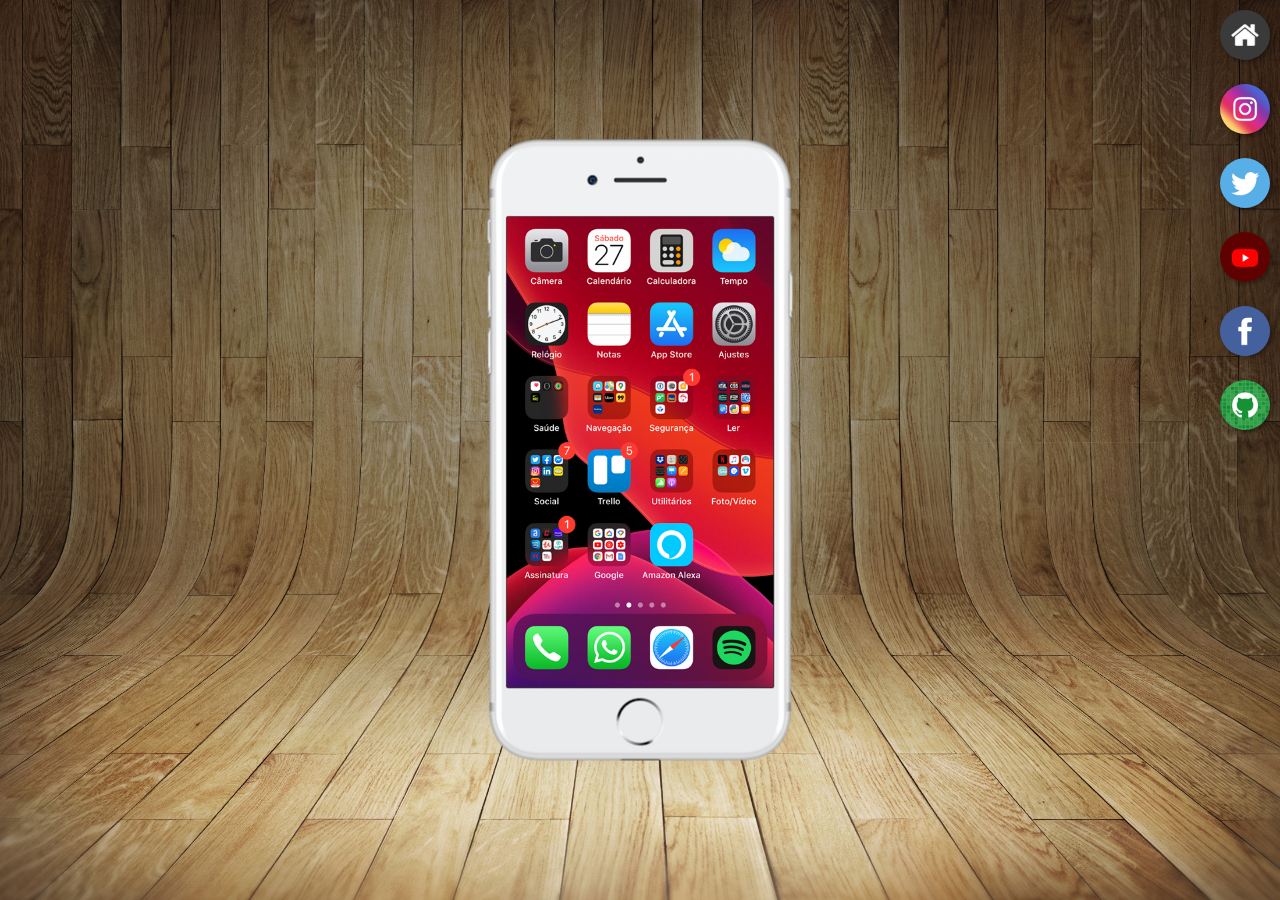
<file: index.html>
<!DOCTYPE html>
<html lang="pt-br">
<head>
    <meta charset="UTF-8">
    <meta http-equiv="X-UA-Compatible" content="IE=edge">
    <meta name="viewport" content="width=device-width, initial-scale=1.0">
    <link rel="shortcut icon" href="favicon.ico" type="image/x-icon">
    <link rel="stylesheet" href="estilos/style.css">
    <title>Projeto Redes Sociais</title>
</head>
<body>
    <main>
        <section id="telefone">
            <iframe src="home.html" frameborder="0" name="tela" id="tela">
                Seu navegador não é compativel com isso
            </iframe>
        </section>
        <section id="redes-sociais">
            <a href="home.html" target="tela"><img src="imagens/logo-home.jpg" alt="home"></a><br>
            <a href="instagram.html" target="tela"><img src="imagens/logo-instagram.jpg" alt=""></a><br>
            <a href="twitter.html" target="tela"><img src="imagens/logo-twitter.jpg" alt=""></a><br>
            <a href="youtube.html" target="tela"><img src="imagens/logo-youtube.jpg" alt="youtube"></a><br>
            <a href="facebook.html" target="tela"><img src="imagens/logo-facebook.jpg" alt=""></a><br>
            <a href="github.html" target="tela"><img src="imagens/logo-github.jpg" alt=""></a>
        </section>
    </main>
</body>
</html>
</file>
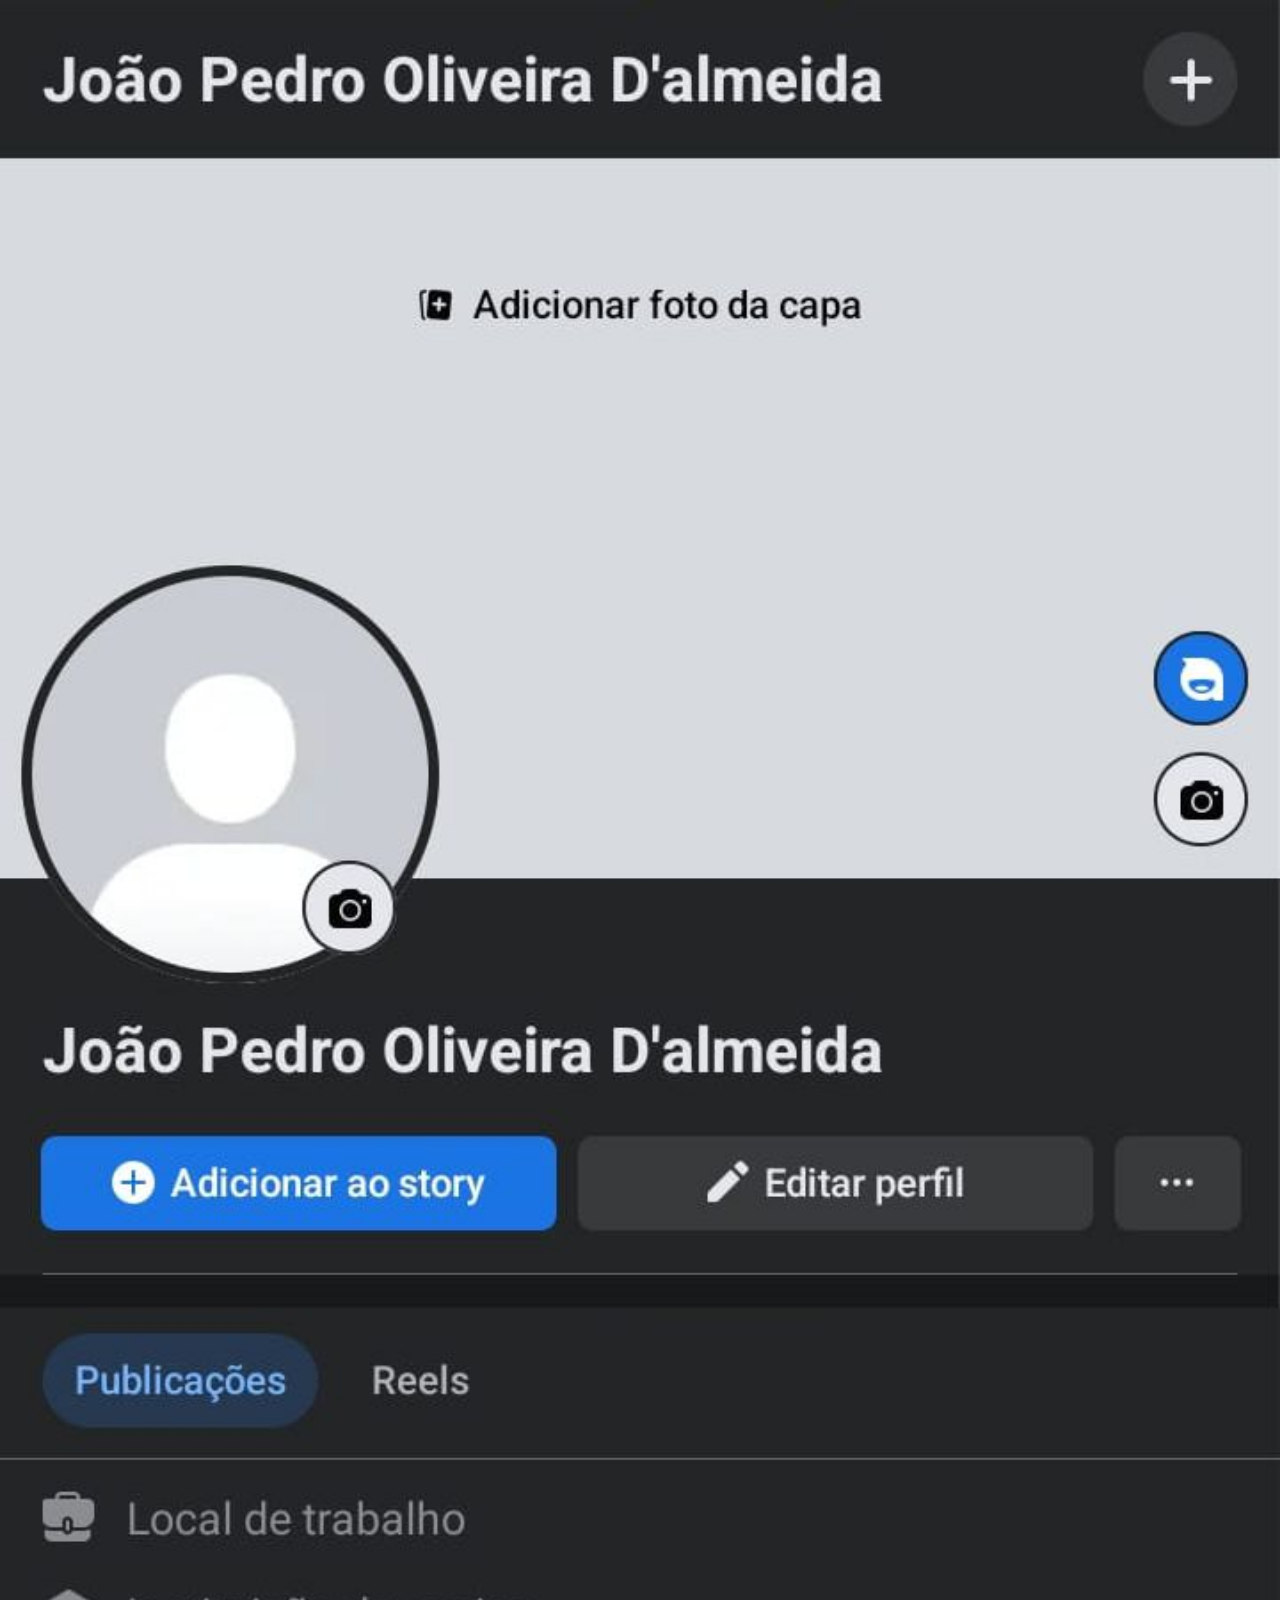
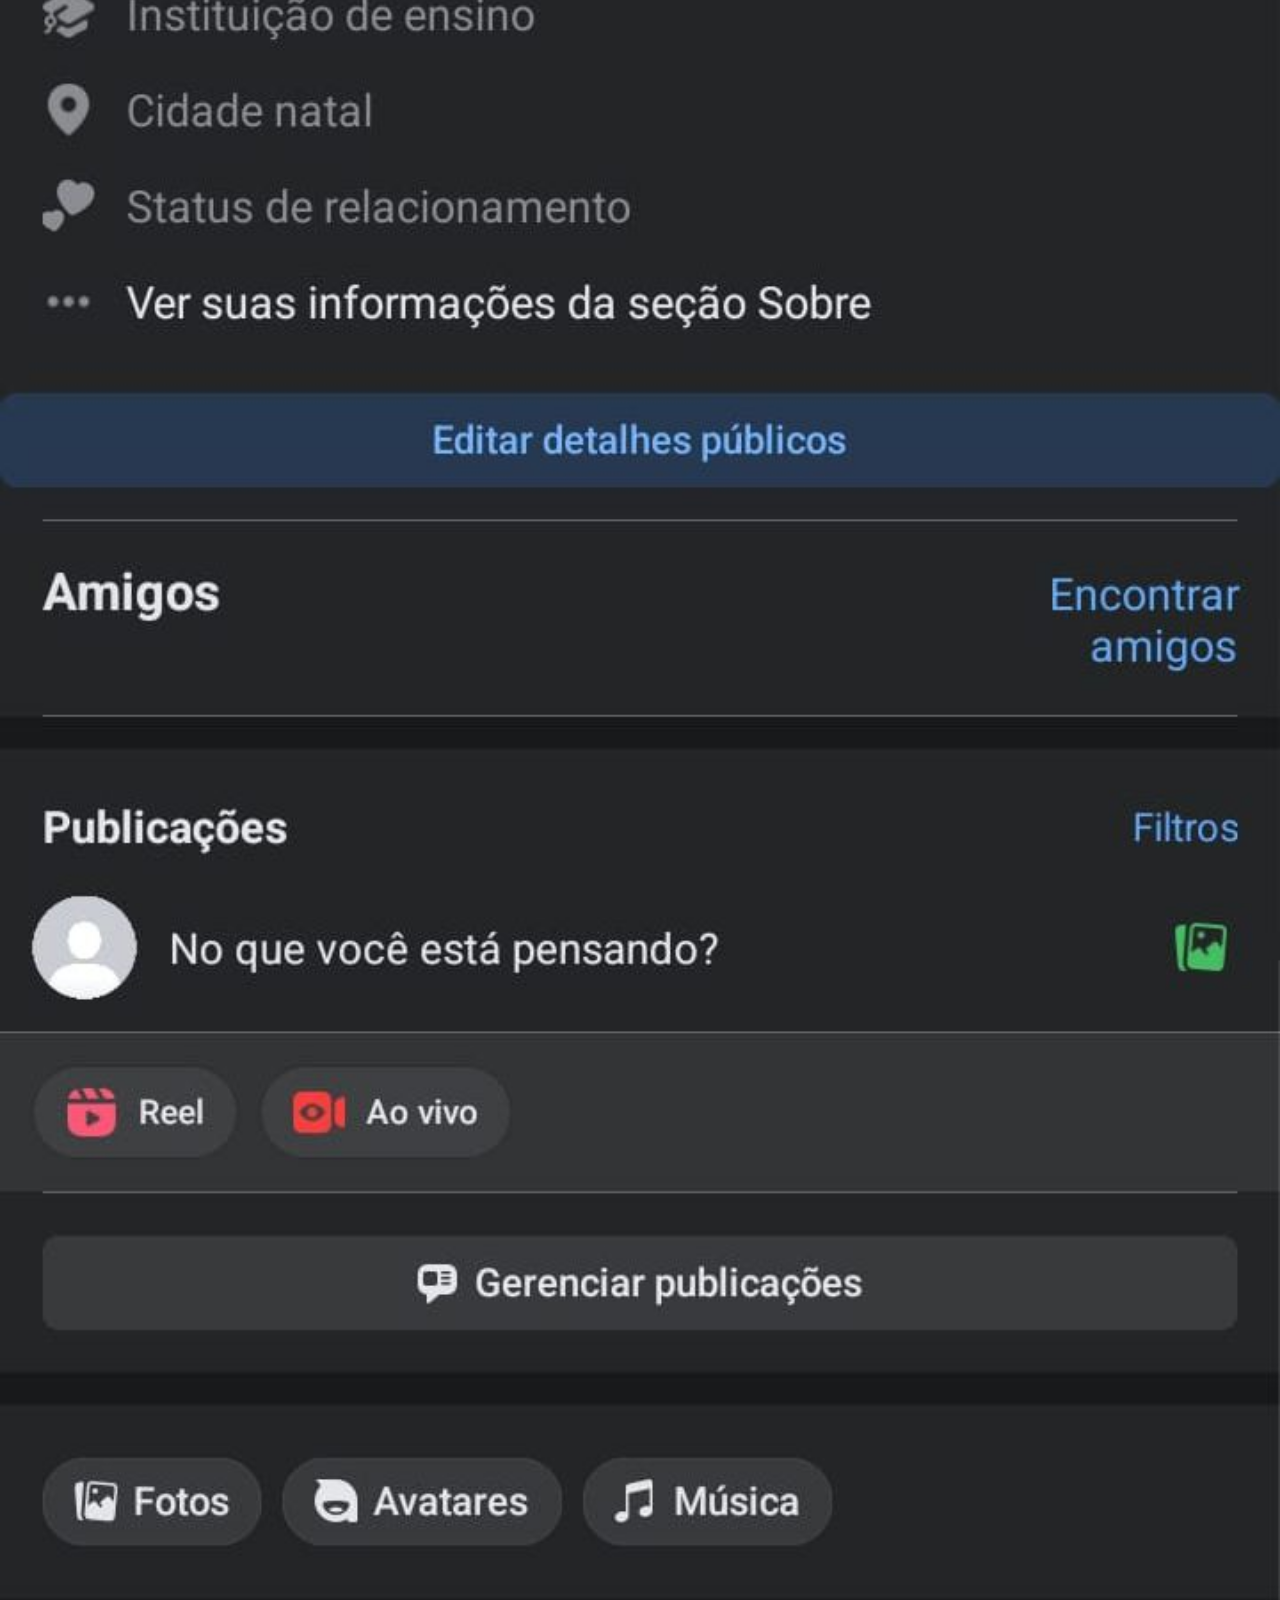
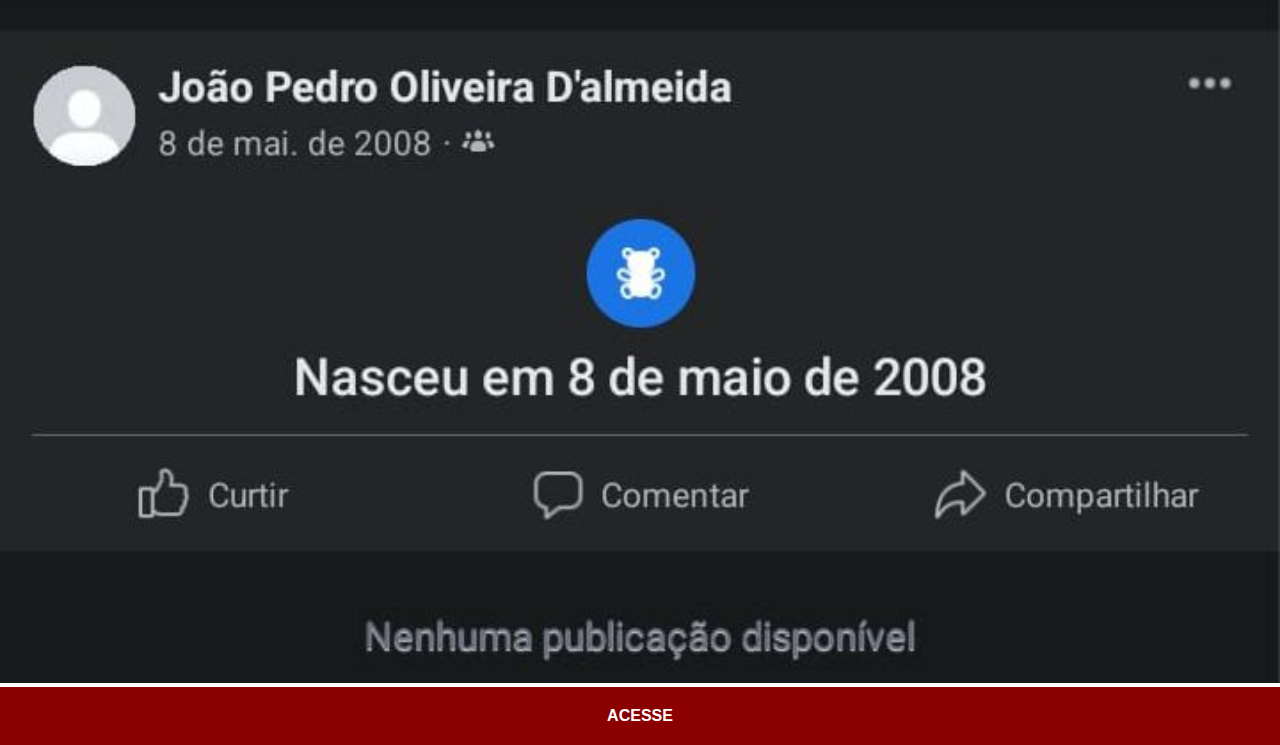
<file: facebook.html>
<!DOCTYPE html>
<html lang="pt-br">
<head>
    <meta charset="UTF-8">
    <meta http-equiv="X-UA-Compatible" content="IE=edge">
    <meta name="viewport" content="width=device-width, initial-scale=1.0">
    <title>Facebook</title>
    <link rel="stylesheet" href="estilos/social.css">
</head>
<body>
    <img src="imagens/tela-facebook.jpg" alt="Facebook">
    <a href="https://m.facebook.com/story.php?story_fbid=pfbid05G2h7GpwayyGyJ56jry5go52BGv8kzfYfLPnBn2kiDv7kEuU7p2MGv38n75Q5B5Xl&id=100084701463049&mibextid=Nif5oz" target="_blank">ACESSE</a>
</body>
</html>
</file>
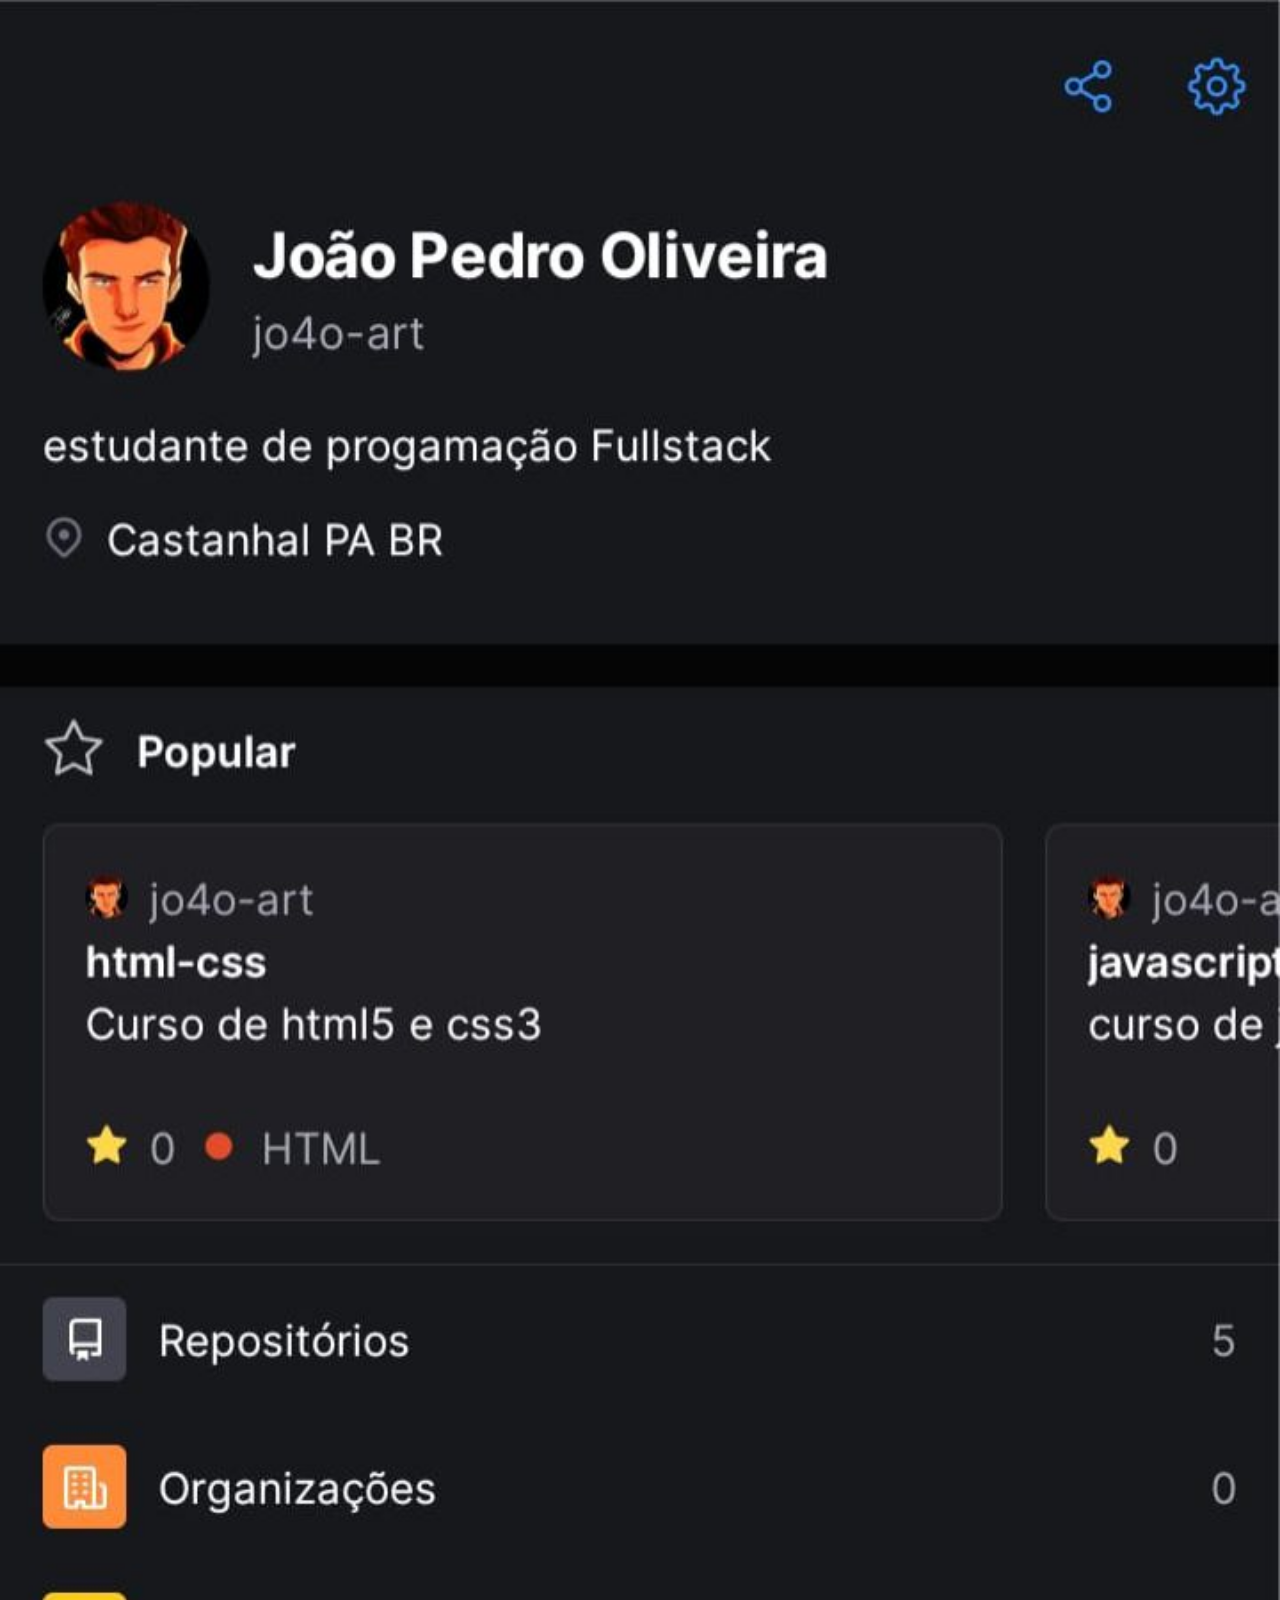
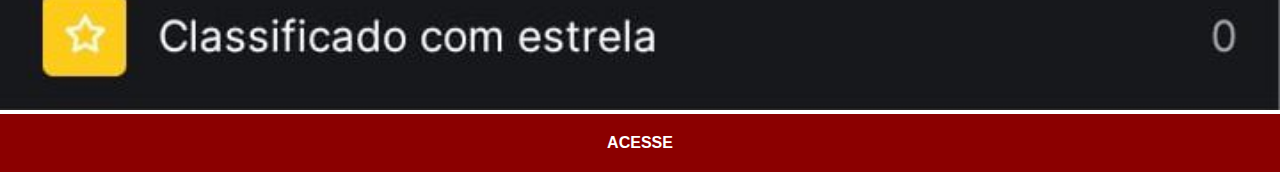
<file: github.html>
<!DOCTYPE html>
<html lang="pt-br">
<head>
    <meta charset="UTF-8">
    <meta http-equiv="X-UA-Compatible" content="IE=edge">
    <meta name="viewport" content="width=device-width, initial-scale=1.0">
    <link rel="stylesheet" href="estilos/social.css">
    <title>GitHub</title>
</head>
<body>
    <img src="imagens/tela-github.jpg" alt="GitHub">
    <a href="https://github.com/jo4o-art" target="_blank">ACESSE</a>
</body>
</html>
</file>
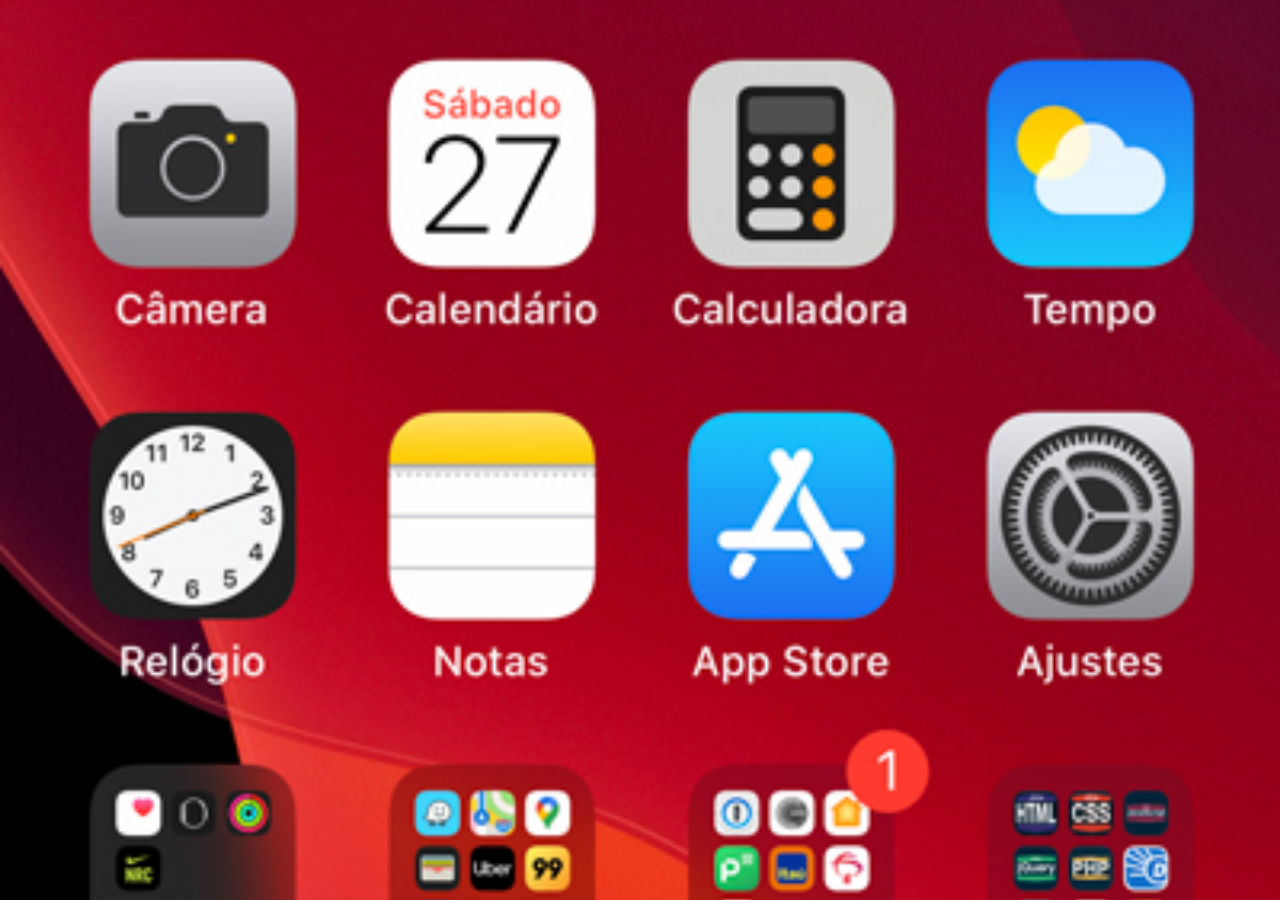
<file: home.html>
<!DOCTYPE html>
<html lang="pt-br">
<head>
    <meta charset="UTF-8">
    <meta http-equiv="X-UA-Compatible" content="IE=edge">
    <meta name="viewport" content="width=device-width, initial-scale=1.0">
    <title>Home</title>
    <style>
        * {
            margin: 0;
            padding: 0;
        }

        body {
            width: 100vw;
            height: 100vh;
            background: black url('imagens/tela-home.jpg') no-repeat top center;
            background-size: cover;
        }
    </style>
</head>
<body>
    
</body>
</html>
</file>
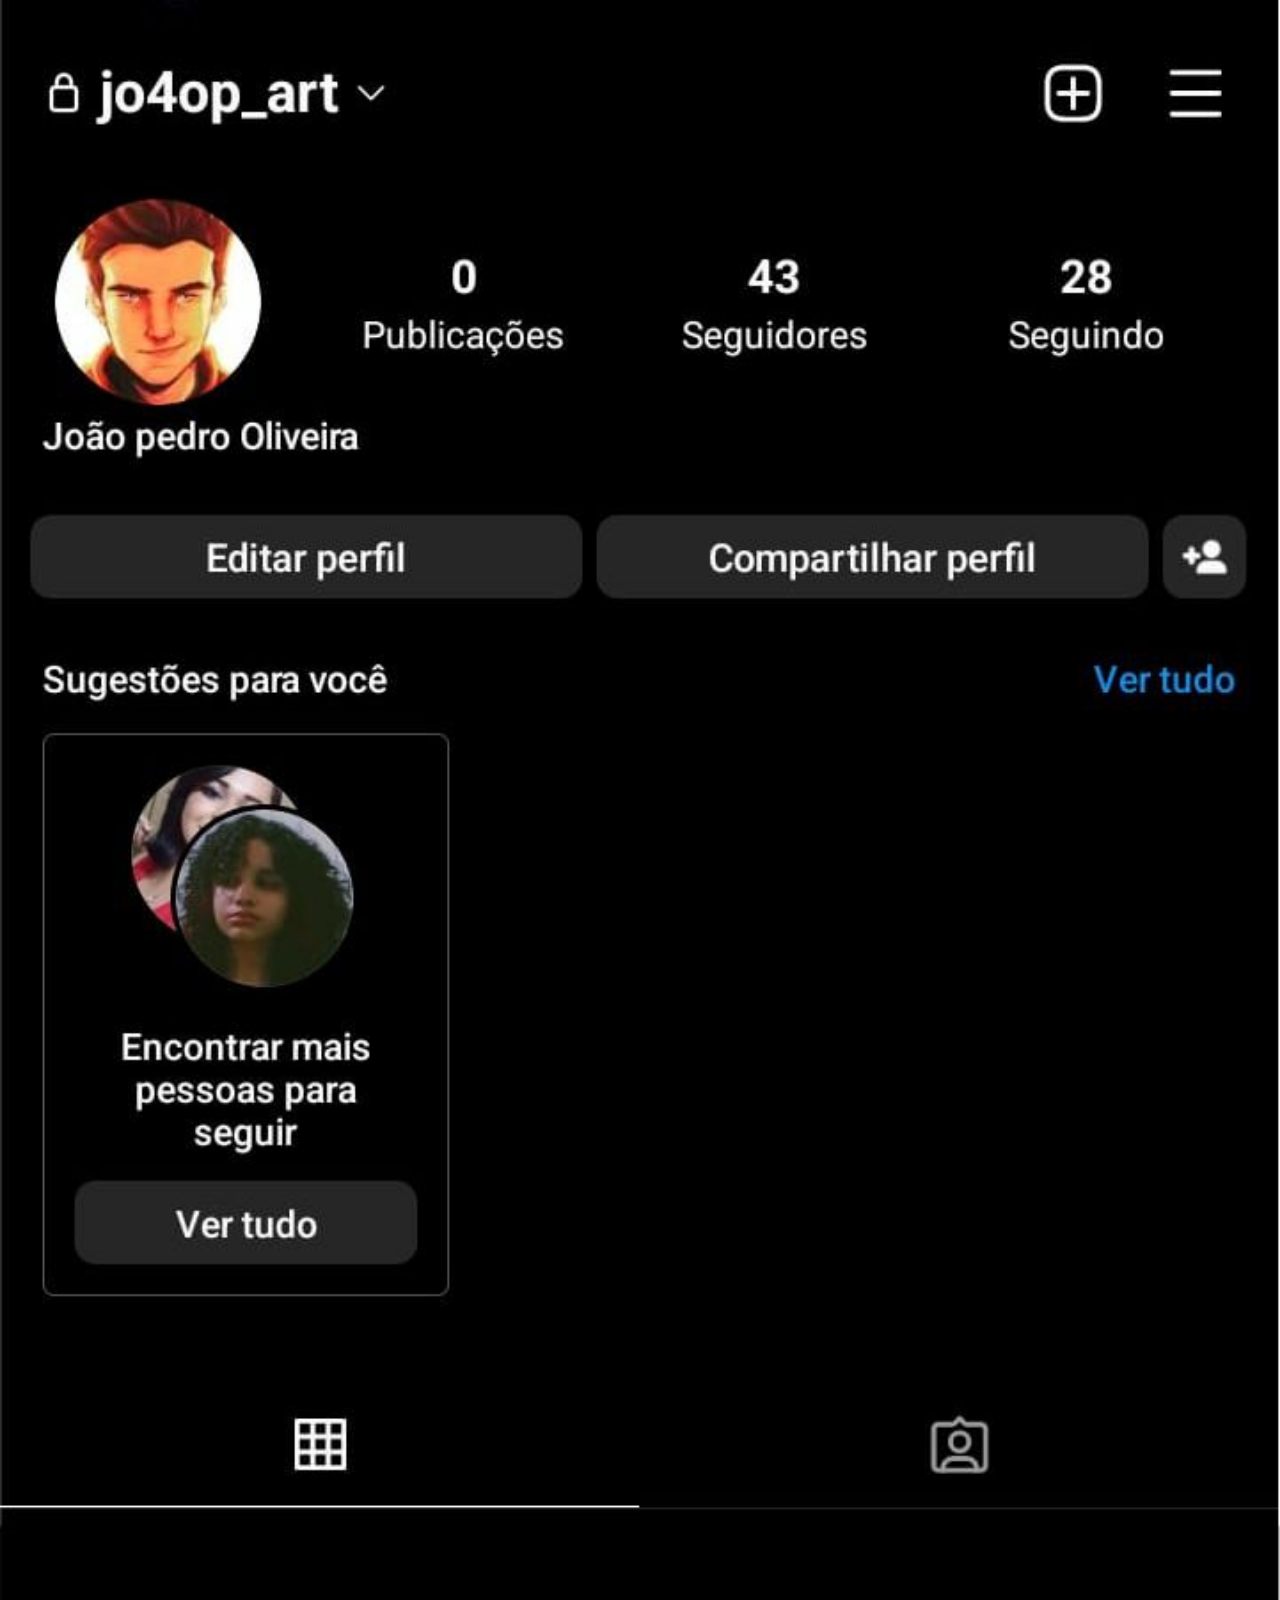
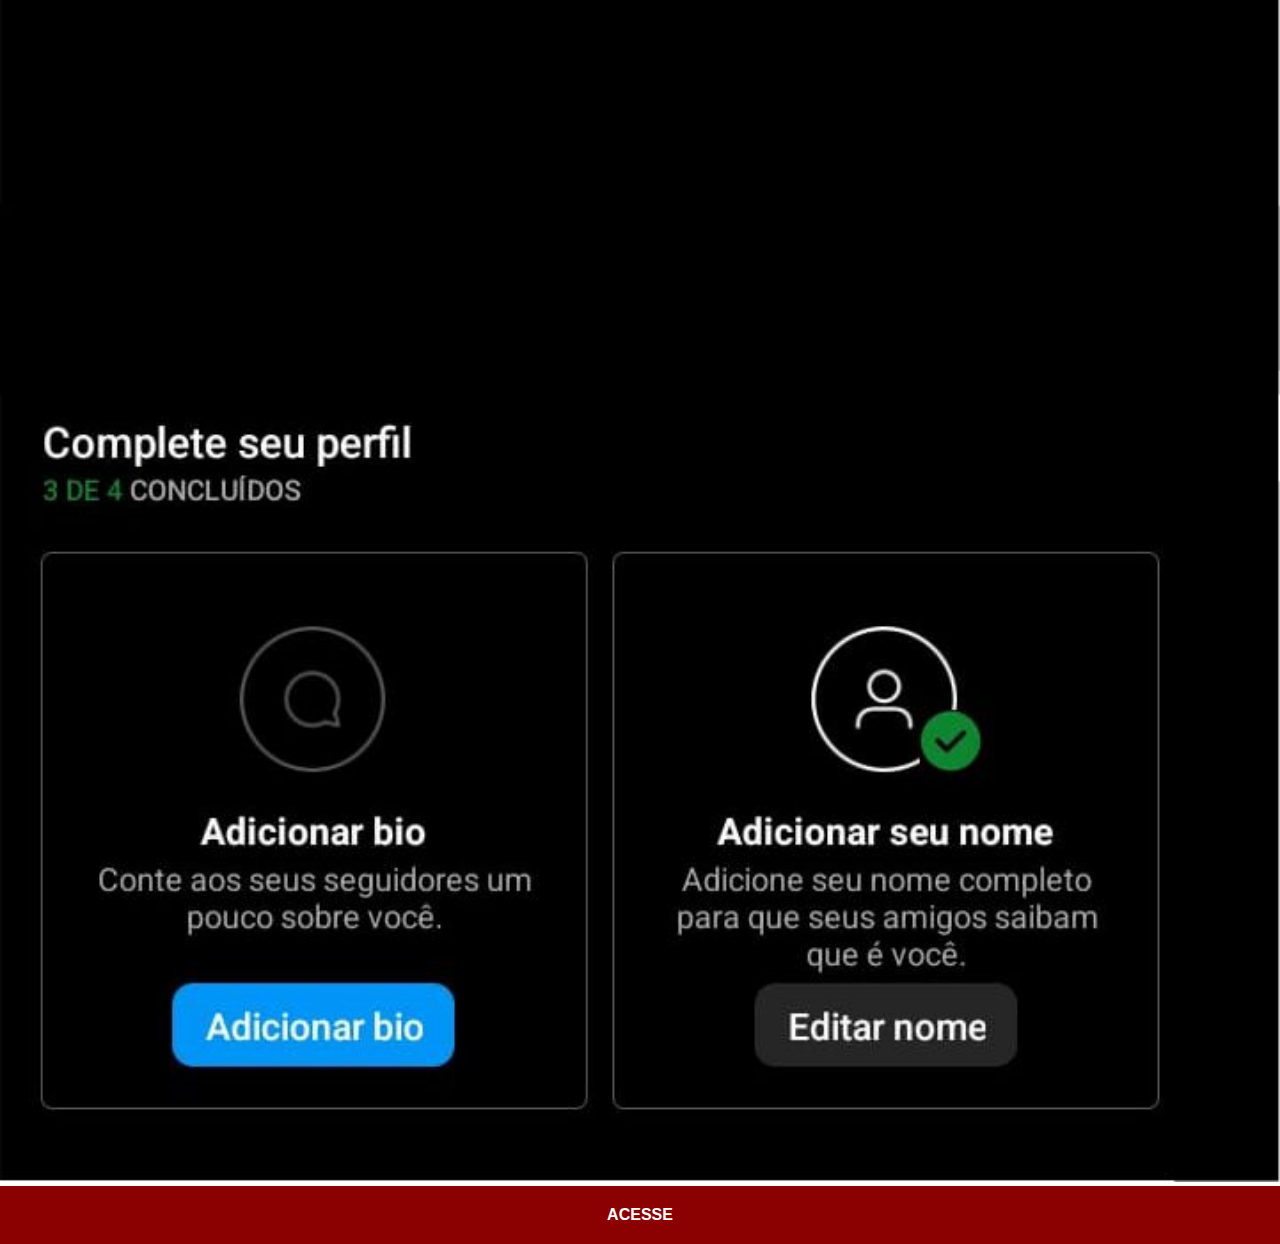
<file: instagram.html>
<!DOCTYPE html>
<html lang="pt-br">
<head>
    <meta charset="UTF-8">
    <meta http-equiv="X-UA-Compatible" content="IE=edge">
    <meta name="viewport" content="width=device-width, initial-scale=1.0">
    <title>Instagram</title>
    <link rel="stylesheet" href="estilos/social.css">
</head>
<body>
    <img src="imagens/tela-instagram.jpg" alt="instagram">
    <a href="https://www.instagram.com/jo4op_art/" target="_blank">ACESSE</a>
</body>
</html>
</file>
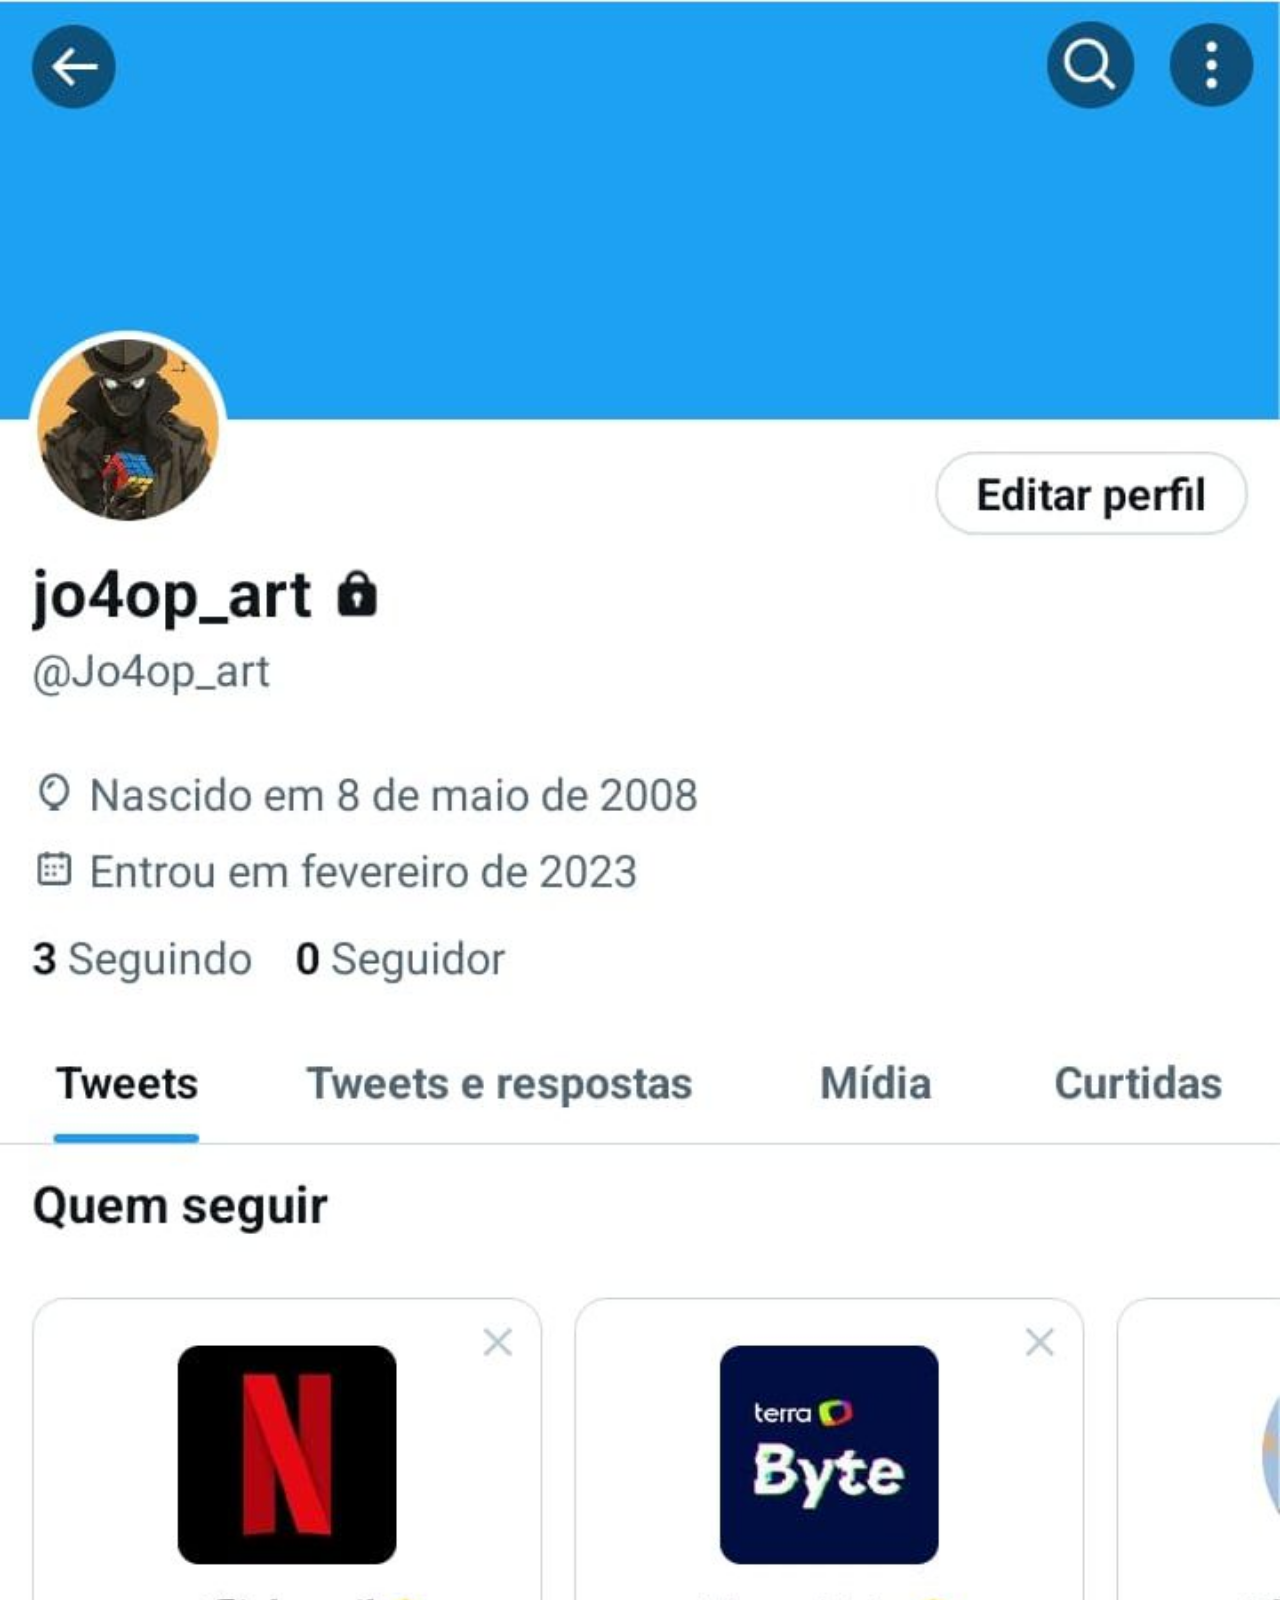
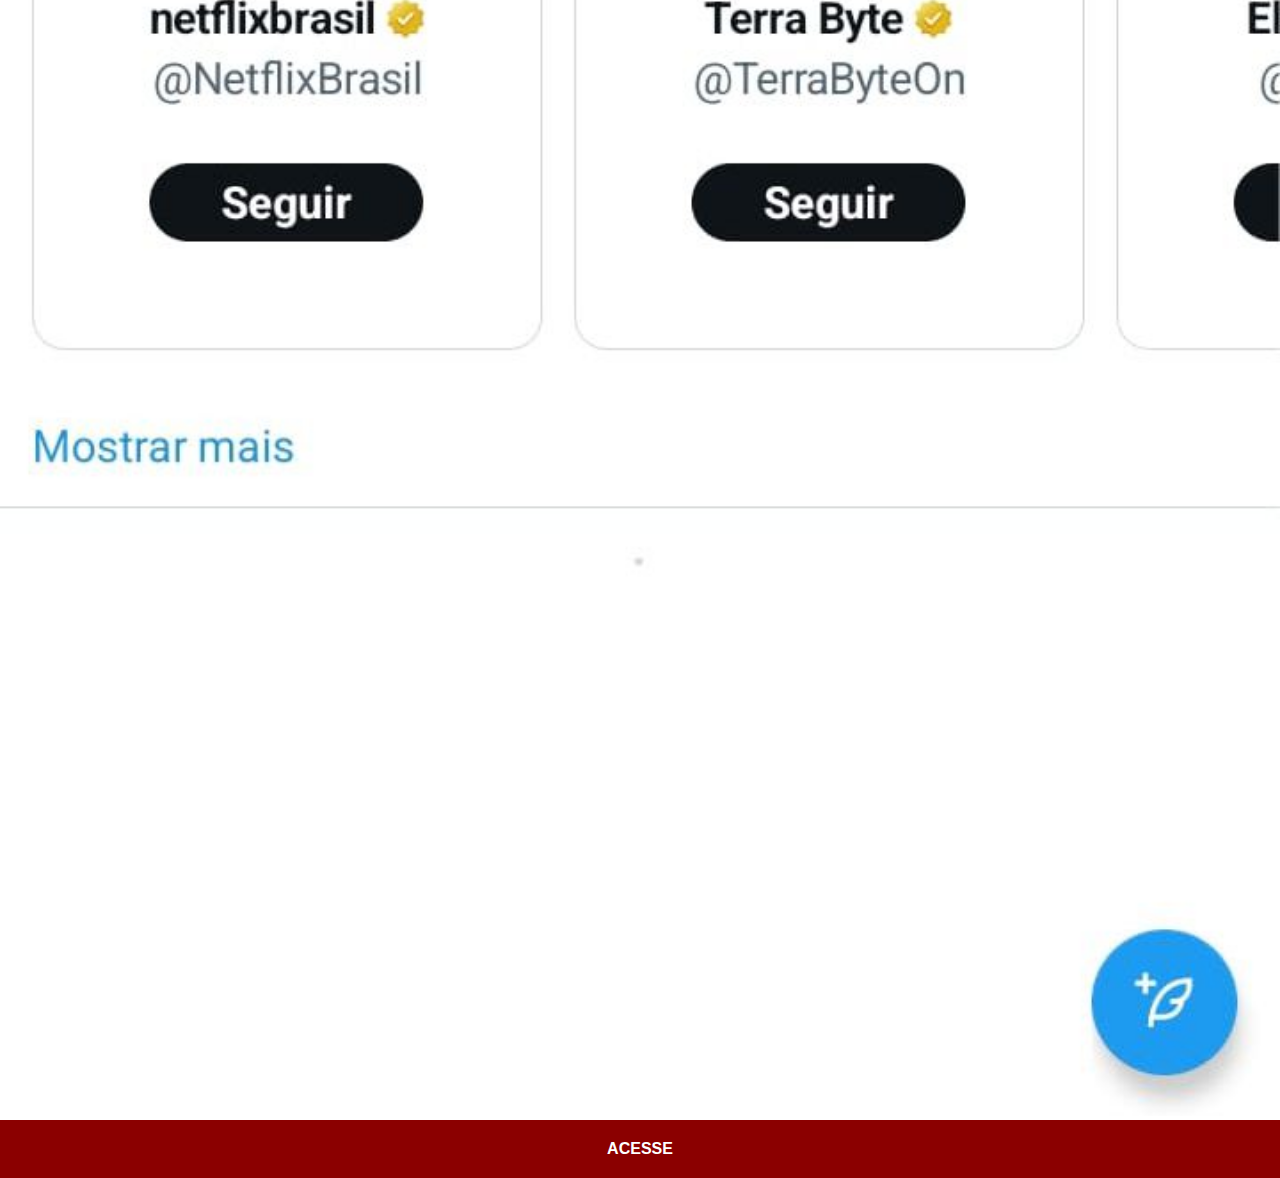
<file: twitter.html>
<!DOCTYPE html>
<html lang="pt-br">
<head>
    <meta charset="UTF-8">
    <meta http-equiv="X-UA-Compatible" content="IE=edge">
    <meta name="viewport" content="width=device-width, initial-scale=1.0">
    <title>Twitter</title>
    <link rel="stylesheet" href="estilos/social.css">
</head>
<body>
    <img src="imagens/tela-twitter.jpg" alt="Twitter">
    <a href="https://twitter.com/Jo4op_art?t=sezSW5eORlC1yRAWKZiOxA&s=08" target="_blank">ACESSE</a>
</body>
</html>
</file>
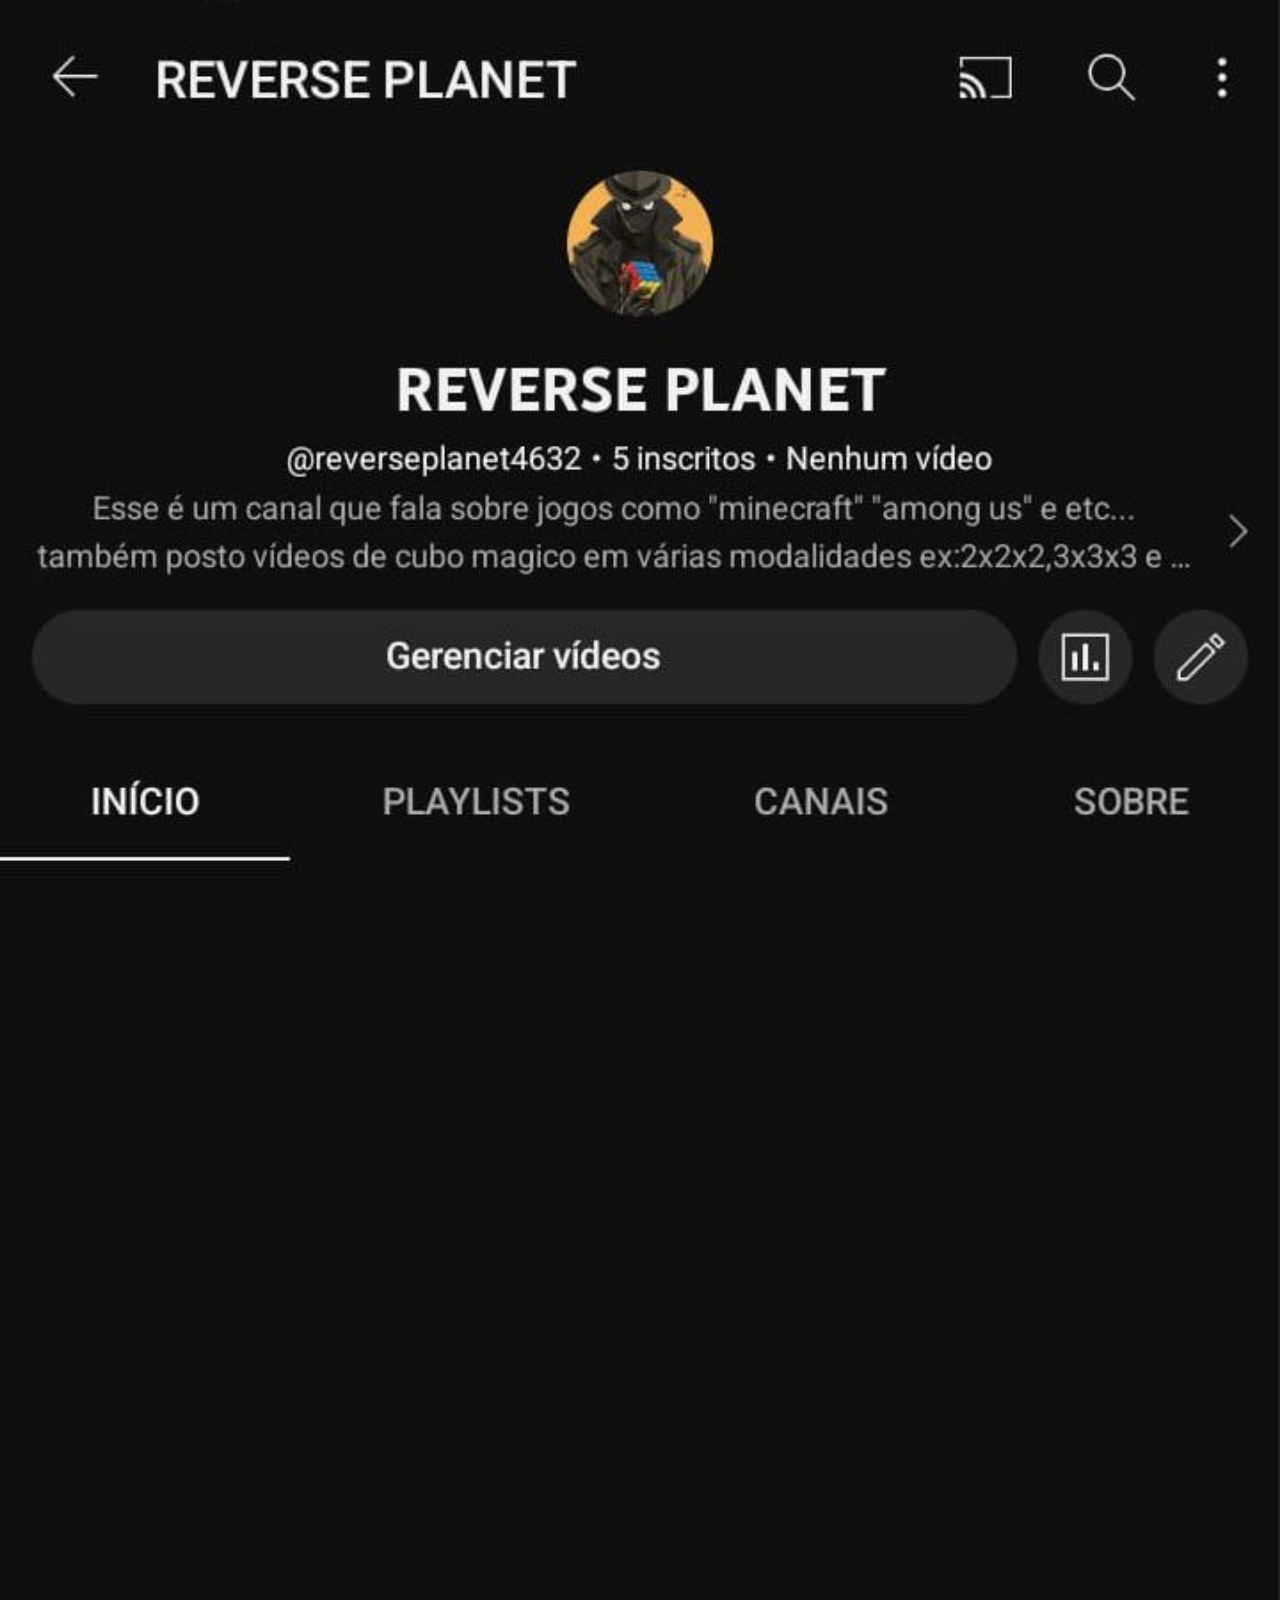
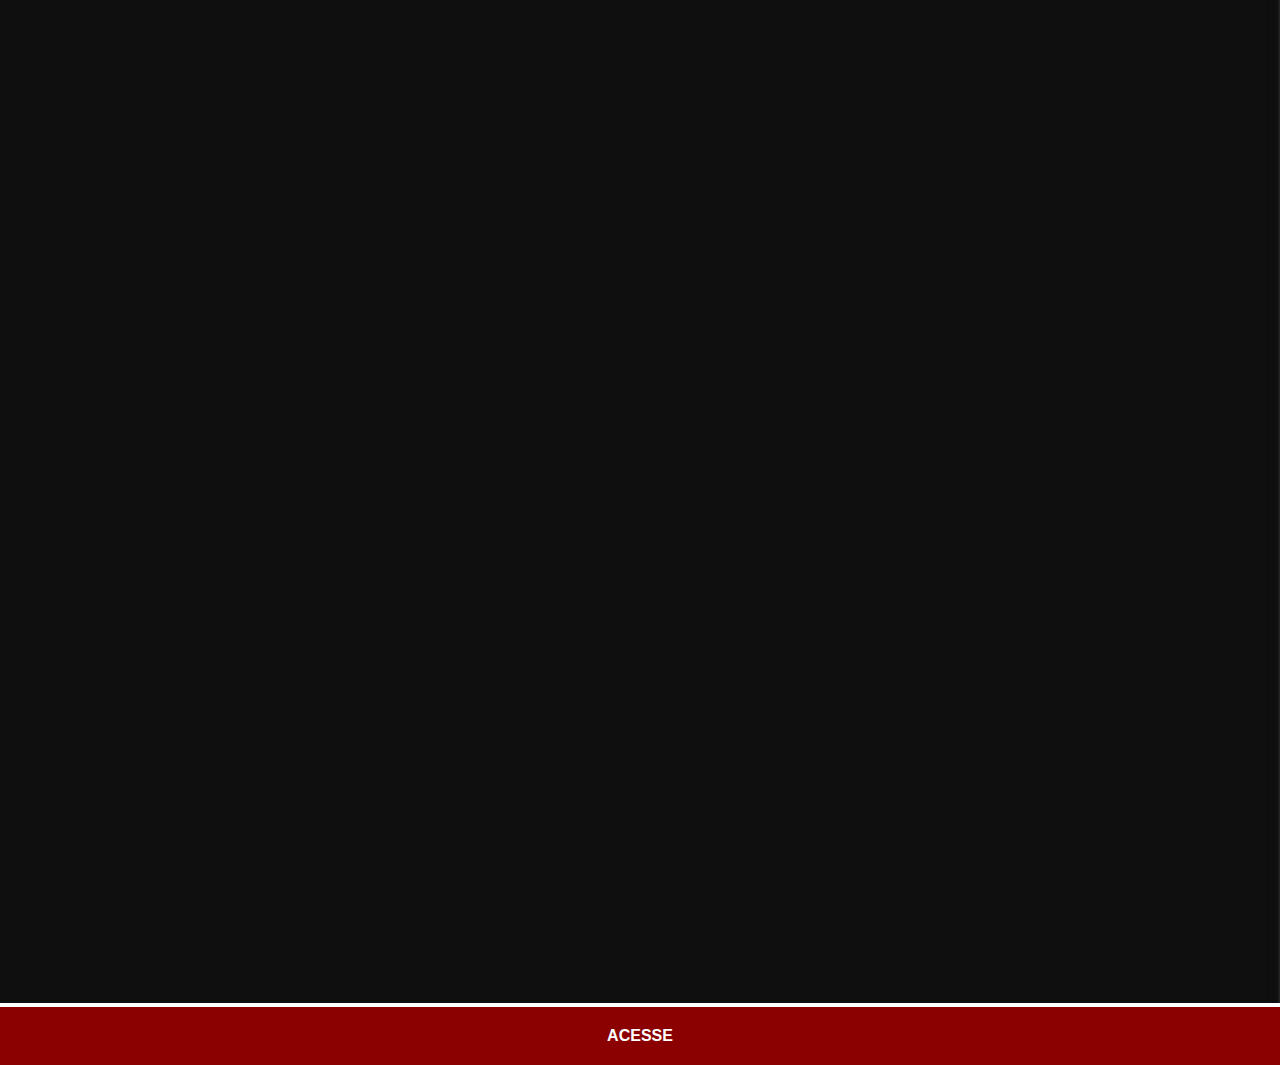
<file: youtube.html>
<!DOCTYPE html>
<html lang="pt-br">
<head>
    <meta charset="UTF-8">
    <meta http-equiv="X-UA-Compatible" content="IE=edge">
    <meta name="viewport" content="width=device-width, initial-scale=1.0">
    <link rel="stylesheet" href="estilos/social.css">
    <title>Youtube</title>
</head>
<body>
    <img src="imagens/tela-youtube.png" alt="youtube">
    <a href="https://youtube.com/@reverseplanet4632" target="_blank">ACESSE</a>
</body>
</html>
</file>
<file: estilos/style.css>
@charset "UTF-8";

* {
    margin: 0;
    padding: 0;
    font-family: Arial, Helvetica, sans-serif;
}

html, body {
    height: 100vh;
    width: 100vw;
    background-color: black;
}

body {
    background: url('../imagens/fundo-madeira.jpg') no-repeat top center;
    background-size: cover;
    background-attachment: fixed;
}

main {
    position: relative;
    height: 100vh;
}

section#telefone {
    position: absolute;
    top: 50%;
    left: 50%;
    transform:translate(-50%, -50%);

    height: 627px;
    width: 311px;
    background: url('../imagens/frame-iphone.png') no-repeat;
}

iframe#tela {
    position: relative;
    top: 80px;
    left: 22px;
    width: 267px;
    height: 471px;
}

section#redes-sociais {
    text-align: right;
}

section#redes-sociais img {
    width: 50px;
    margin: 10px;
    border-radius: 50%;
    box-shadow: 2px 2px 5px rgba(0, 0, 0, 0.400);
    box-sizing: border-box;
}

section#redes-sociais img:hover {
    border: 2px solid rgba(255, 255, 255, 0.6);
    transform: translate(-10px, -10px);
}
</file>
<file: estilos/social.css>
@charset "UTF-8";

* {
    margin: 0;
    padding: 0;
    font-family: Arial, Helvetica, sans-serif;
}

::-webkit-scrollbar {
    width: 0;
    height: 0;
}

img {
    width: 100vw;
}

a {
    display: block;
    background-color: darkred;
    padding: 20px;
    text-align: center;
    font-weight: bolder;
    color: white;
    text-decoration: none;
}

a:hover {
    background-color: red;
}
</file>
